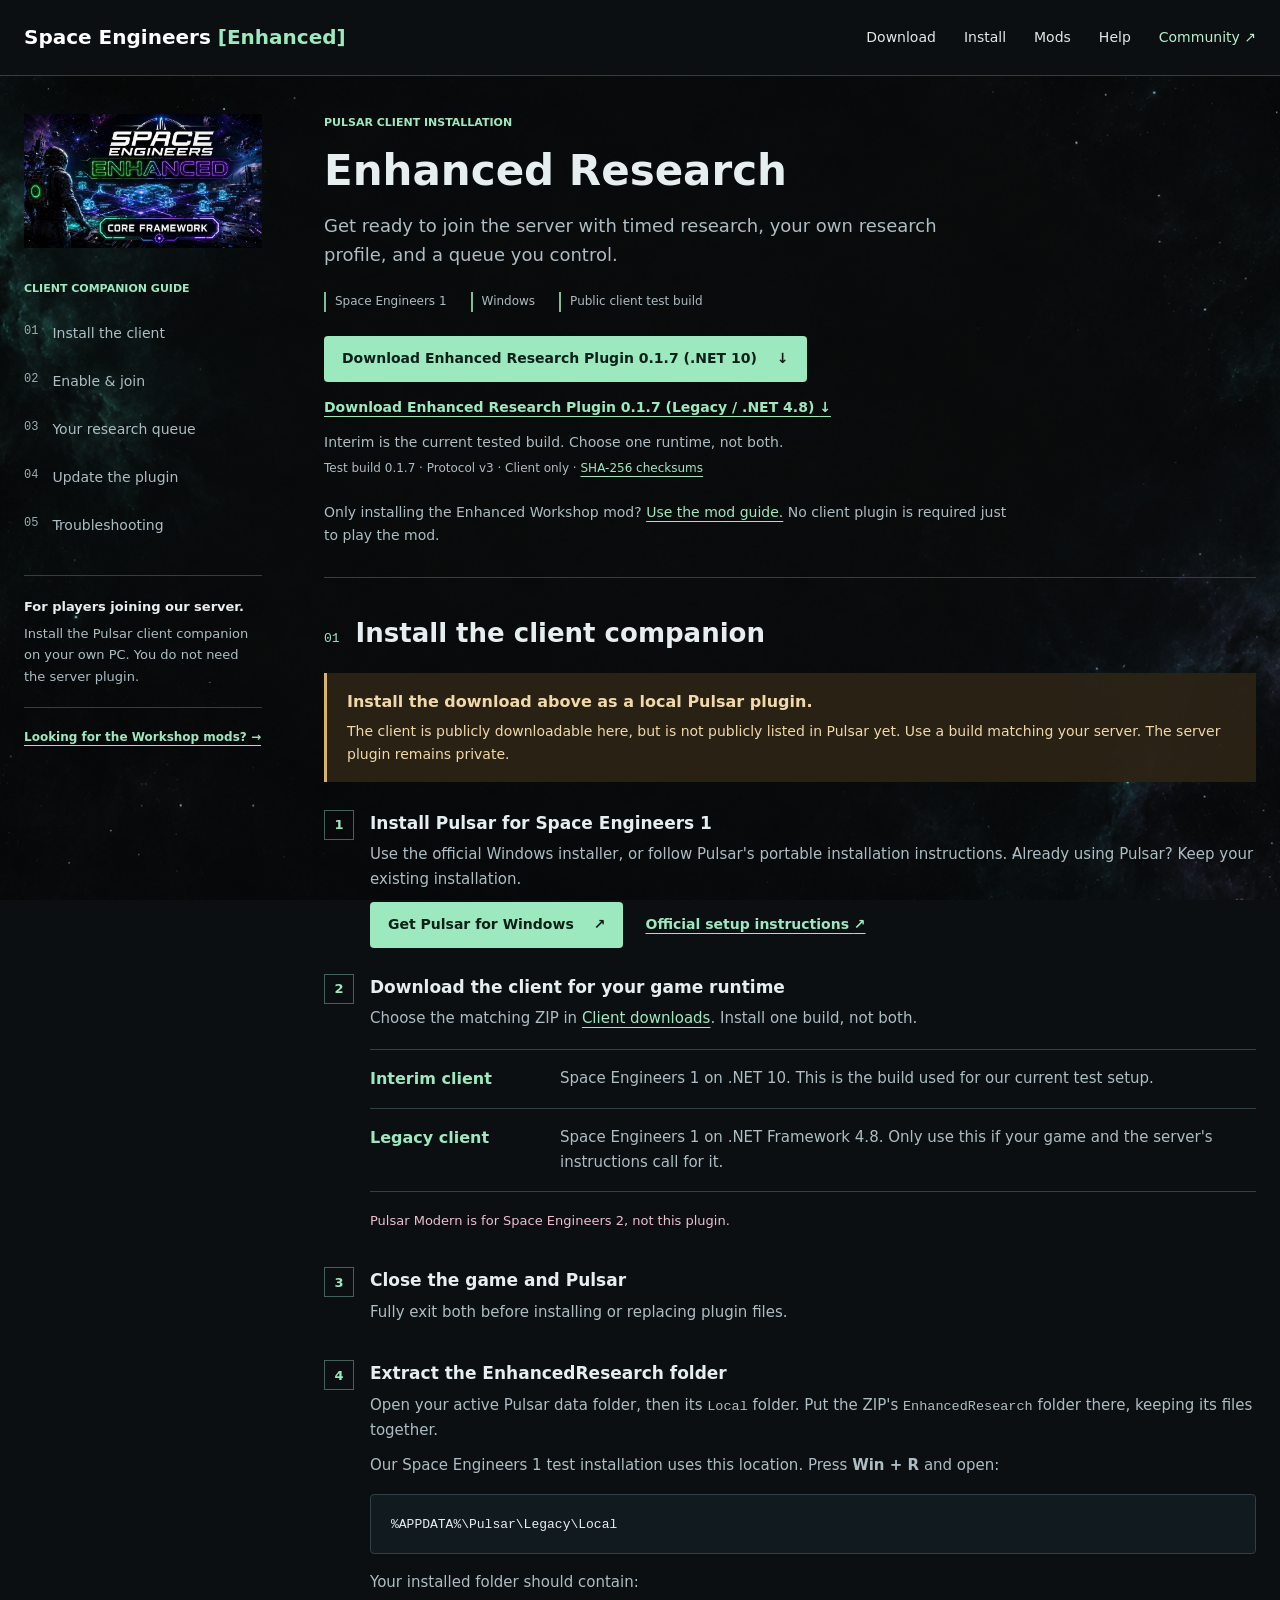
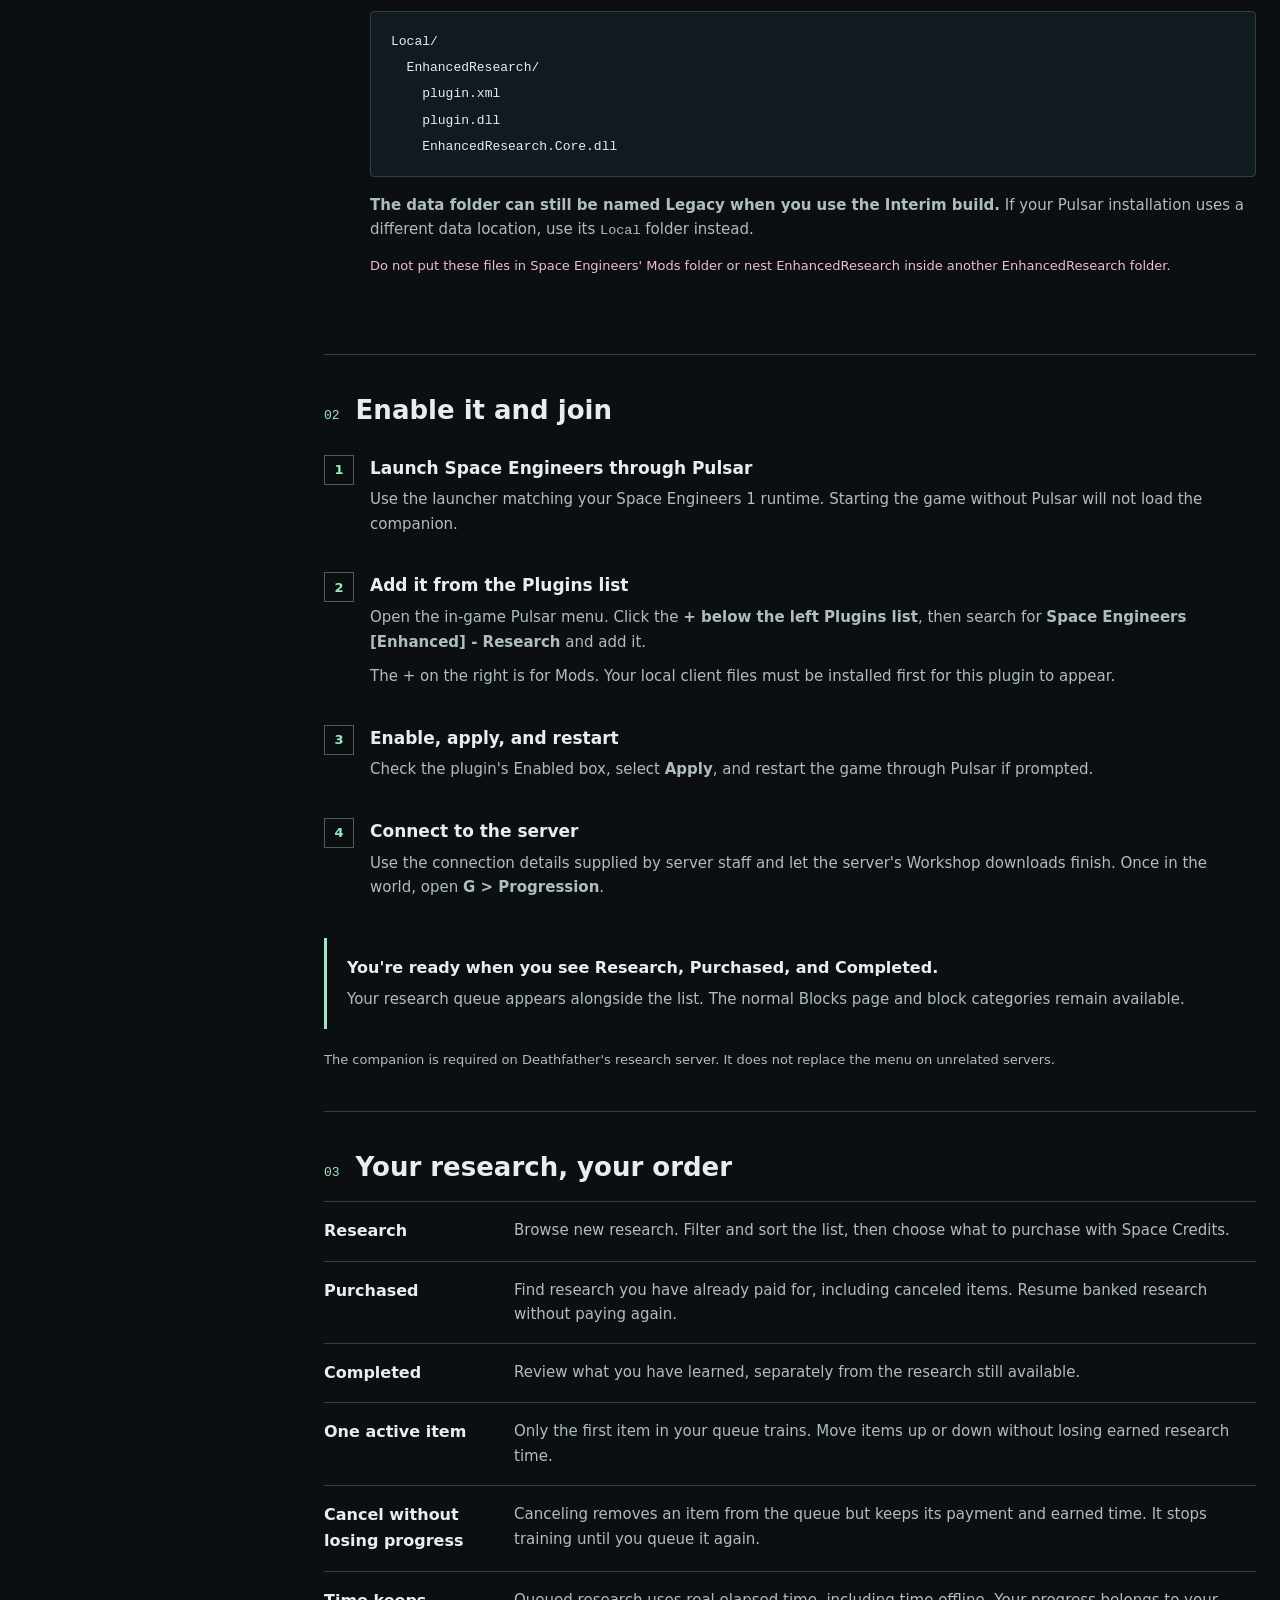
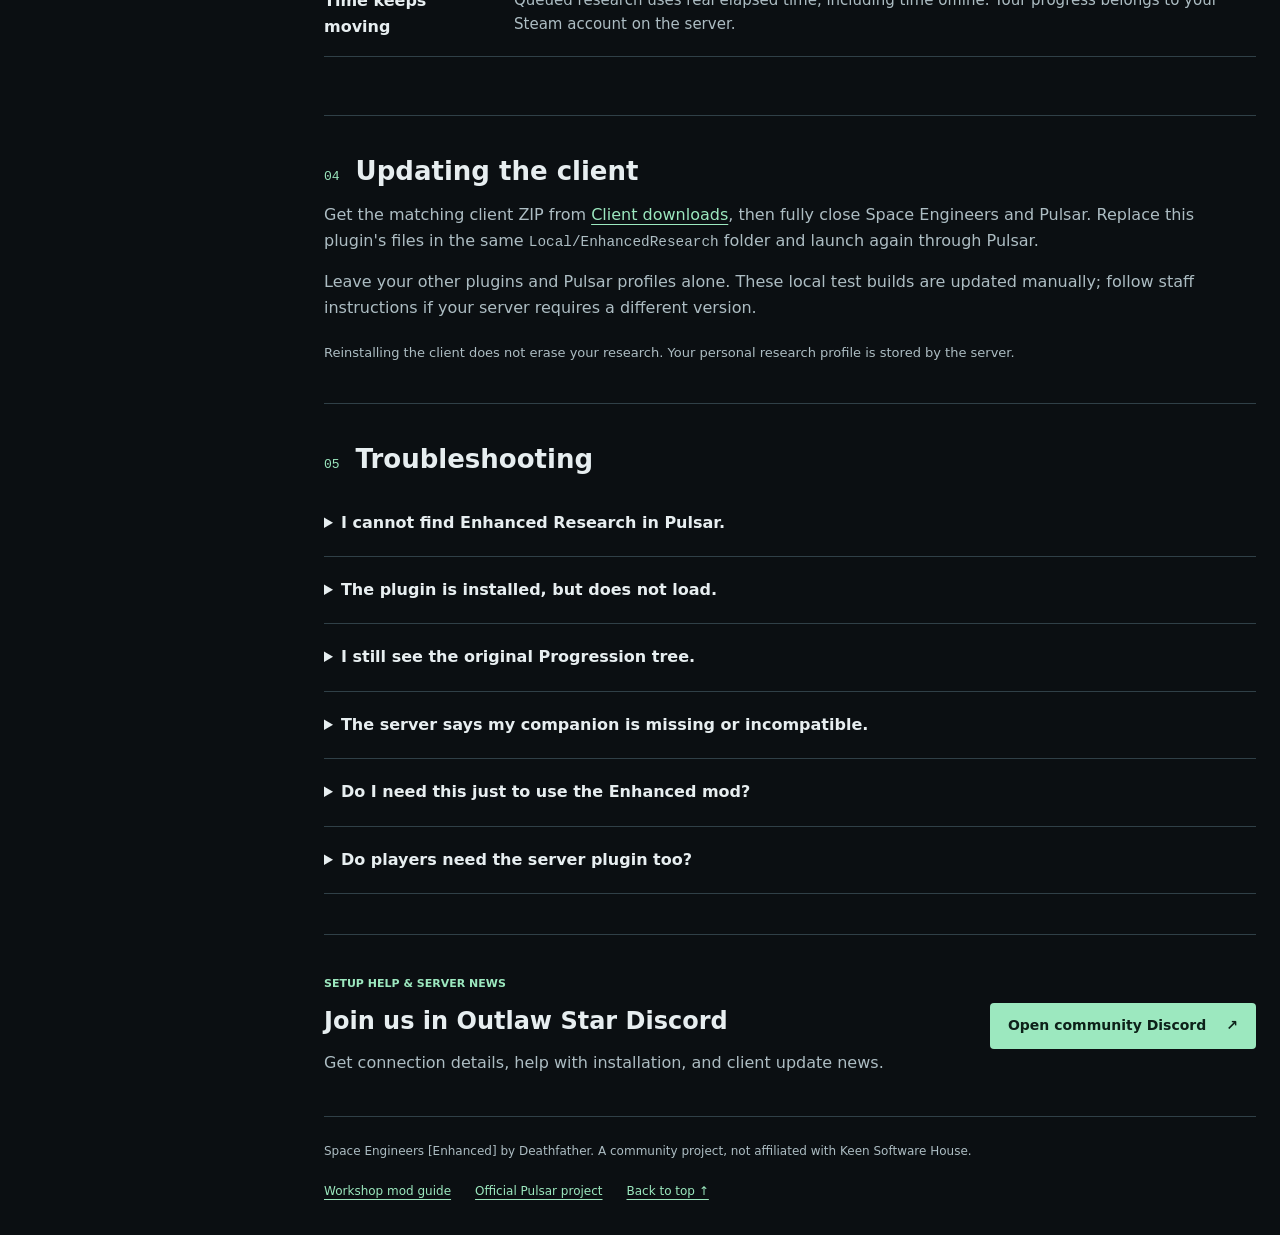
<file: docs/index.html>
<!doctype html>
<html lang="en">
<head>
  <meta charset="utf-8">
  <meta name="viewport" content="width=device-width, initial-scale=1">
  <title>Enhanced Research | Client Installation</title>
  <meta name="description" content="Install the Enhanced Research client companion with Pulsar for Space Engineers 1. Client setup, activation, updates, and troubleshooting for players.">
  <meta name="theme-color" content="#0b0f12">
  <meta property="og:title" content="Enhanced Research | Client Installation">
  <meta property="og:description" content="Get your Pulsar client companion ready for the Enhanced Research server.">
  <meta property="og:type" content="website">
  <meta property="og:url" content="https://deathfather.github.io/Space-Engineers-Enhanced/">
  <meta property="og:image" content="https://deathfather.github.io/Space-Engineers-Enhanced/assets/enhanced.jpg">
  <link rel="canonical" href="https://deathfather.github.io/Space-Engineers-Enhanced/">
  <link rel="stylesheet" href="styles.css?v=5">
</head>
<body>
  <a class="skip" href="#main">Skip to guide</a>
  <header class="site-header">
    <a class="wordmark" href="#main">Space Engineers <span>[Enhanced]</span></a>
    <nav aria-label="Main navigation">
      <a href="#downloads">Download</a><a href="#install">Install</a><a href="mods.html">Mods</a><a href="#help">Help</a>
      <a class="community-link" href="https://discord.gg/V2mS2hEQAy">Community <span aria-hidden="true">&#8599;</span></a>
    </nav>
  </header>

  <div class="page-layout">
    <aside class="sidebar" aria-label="Guide navigation">
      <a class="brand-art" href="assets/enhanced.jpg" aria-label="View Enhanced artwork">
        <img src="assets/enhanced.jpg" alt="Space Engineers Enhanced artwork" width="1672" height="941">
      </a>
      <p class="nav-label">CLIENT COMPANION GUIDE</p>
      <nav aria-label="On this page">
        <a href="#install"><span>01</span>Install the client</a>
        <a href="#activate"><span>02</span>Enable &amp; join</a>
        <a href="#research"><span>03</span>Your research queue</a>
        <a href="#updates"><span>04</span>Update the plugin</a>
        <a href="#help"><span>05</span>Troubleshooting</a>
      </nav>
      <div class="sidebar-note"><strong>For players joining our server.</strong><p>Install the Pulsar client companion on your own PC. You do not need the server plugin.</p></div>
      <a class="text-link" href="mods.html">Looking for the Workshop mods? <span aria-hidden="true">&#8594;</span></a>
    </aside>

    <main id="main">
      <div class="page-intro">
        <p class="eyebrow">PULSAR CLIENT INSTALLATION</p>
        <h1>Enhanced Research</h1>
        <p class="intro">Get ready to join the server with timed research, your own research profile, and a queue you control.</p>
        <div class="intro-meta"><span>Space Engineers 1</span><span>Windows</span><span>Public client test build</span></div>
        <div id="downloads" class="client-downloads" aria-label="Client downloads">
          <div class="install-links">
            <a class="button primary" href="downloads/EnhancedResearch-Client-Interim-0.1.7.zip" download>Download Enhanced Research Plugin 0.1.7 (.NET&nbsp;10) <span aria-hidden="true">&#8595;</span></a>
            <a class="text-link" href="downloads/EnhancedResearch-Client-Legacy-0.1.7.zip" download>Download Enhanced Research Plugin 0.1.7 (Legacy / .NET&nbsp;4.8) <span aria-hidden="true">&#8595;</span></a>
          </div>
          <p>Interim is the current tested build. Choose one runtime, not both.</p>
          <p class="download-meta">Test build 0.1.7 &middot; Protocol v3 &middot; Client only &middot; <a href="downloads/checksums.json">SHA-256 checksums</a></p>
        </div>
        <p class="guide-switch">Only installing the Enhanced Workshop mod? <a href="mods.html">Use the mod guide.</a> No client plugin is required just to play the mod.</p>
      </div>

      <section id="install" aria-labelledby="install-title">
        <div class="section-title"><span class="section-number">01</span><h2 id="install-title">Install the client companion</h2></div>
        <div class="notice"><strong>Install the download above as a local Pulsar plugin.</strong><p>The client is publicly downloadable here, but is not publicly listed in Pulsar yet. Use a build matching your server. The server plugin remains private.</p></div>
        <ol class="steps">
          <li><div><h4>Install Pulsar for Space Engineers 1</h4><p>Use the official Windows installer, or follow Pulsar's portable installation instructions. Already using Pulsar? Keep your existing installation.</p><div class="install-links"><a class="button primary" href="https://github.com/StarCpt/Pulsar-Installer/releases/latest">Get Pulsar for Windows <span aria-hidden="true">&#8599;</span></a><a class="text-link" href="https://github.com/SpaceGT/Pulsar#readme">Official setup instructions <span aria-hidden="true">&#8599;</span></a></div></div></li>
          <li><div><h4>Download the client for your game runtime</h4><p>Choose the matching ZIP in <a href="#downloads">Client downloads</a>. Install one build, not both.</p>
            <dl class="runtime-list">
              <div><dt>Interim client</dt><dd>Space Engineers 1 on .NET 10. This is the build used for our current test setup.</dd></div>
              <div><dt>Legacy client</dt><dd>Space Engineers 1 on .NET Framework 4.8. Only use this if your game and the server's instructions call for it.</dd></div>
            </dl>
            <p class="inline-note">Pulsar Modern is for Space Engineers 2, not this plugin.</p>
          </div></li>
          <li><div><h4>Close the game and Pulsar</h4><p>Fully exit both before installing or replacing plugin files.</p></div></li>
          <li><div><h4>Extract the EnhancedResearch folder</h4><p>Open your active Pulsar data folder, then its <code>Local</code> folder. Put the ZIP's <code>EnhancedResearch</code> folder there, keeping its files together.</p><p>Our Space Engineers 1 test installation uses this location. Press <strong>Win + R</strong> and open:</p>
            <pre class="folder-path"><code>%APPDATA%\Pulsar\Legacy\Local</code></pre>
            <p>Your installed folder should contain:</p>
            <pre class="file-tree"><code>Local/
  EnhancedResearch/
    plugin.xml
    plugin.dll
    EnhancedResearch.Core.dll</code></pre>
            <p><strong>The data folder can still be named Legacy when you use the Interim build.</strong> If your Pulsar installation uses a different data location, use its <code>Local</code> folder instead.</p>
            <p class="inline-note">Do not put these files in Space Engineers' Mods folder or nest EnhancedResearch inside another EnhancedResearch folder.</p>
          </div></li>
        </ol>
      </section>

      <section id="activate" aria-labelledby="activate-title">
        <div class="section-title"><span class="section-number">02</span><h2 id="activate-title">Enable it and join</h2></div>
        <ol class="steps">
          <li><div><h4>Launch Space Engineers through Pulsar</h4><p>Use the launcher matching your Space Engineers 1 runtime. Starting the game without Pulsar will not load the companion.</p></div></li>
          <li><div><h4>Add it from the Plugins list</h4><p>Open the in-game Pulsar menu. Click the <strong>+ below the left Plugins list</strong>, then search for <strong>Space Engineers [Enhanced] - Research</strong> and add it.</p><p>The + on the right is for Mods. Your local client files must be installed first for this plugin to appear.</p></div></li>
          <li><div><h4>Enable, apply, and restart</h4><p>Check the plugin's Enabled box, select <strong>Apply</strong>, and restart the game through Pulsar if prompted.</p></div></li>
          <li><div><h4>Connect to the server</h4><p>Use the connection details supplied by server staff and let the server's Workshop downloads finish. Once in the world, open <strong>G &gt; Progression</strong>.</p></div></li>
        </ol>
        <div class="success-note"><strong>You're ready when you see Research, Purchased, and Completed.</strong><p>Your research queue appears alongside the list. The normal Blocks page and block categories remain available.</p></div>
        <p class="footnote">The companion is required on Deathfather's research server. It does not replace the menu on unrelated servers.</p>
      </section>

      <section id="research" aria-labelledby="research-title">
        <div class="section-title"><span class="section-number">03</span><h2 id="research-title">Your research, your order</h2></div>
        <dl class="feature-list">
          <div><dt>Research</dt><dd>Browse new research. Filter and sort the list, then choose what to purchase with Space Credits.</dd></div>
          <div><dt>Purchased</dt><dd>Find research you have already paid for, including canceled items. Resume banked research without paying again.</dd></div>
          <div><dt>Completed</dt><dd>Review what you have learned, separately from the research still available.</dd></div>
          <div><dt>One active item</dt><dd>Only the first item in your queue trains. Move items up or down without losing earned research time.</dd></div>
          <div><dt>Cancel without losing progress</dt><dd>Canceling removes an item from the queue but keeps its payment and earned time. It stops training until you queue it again.</dd></div>
          <div><dt>Time keeps moving</dt><dd>Queued research uses real elapsed time, including time offline. Your progress belongs to your Steam account on the server.</dd></div>
        </dl>
      </section>

      <section id="updates" aria-labelledby="updates-title">
        <div class="section-title"><span class="section-number">04</span><h2 id="updates-title">Updating the client</h2></div>
        <p>Get the matching client ZIP from <a href="#downloads">Client downloads</a>, then fully close Space Engineers and Pulsar. Replace this plugin's files in the same <code>Local/EnhancedResearch</code> folder and launch again through Pulsar.</p>
        <p>Leave your other plugins and Pulsar profiles alone. These local test builds are updated manually; follow staff instructions if your server requires a different version.</p>
        <p class="footnote">Reinstalling the client does not erase your research. Your personal research profile is stored by the server.</p>
      </section>

      <section id="help" aria-labelledby="help-title">
        <div class="section-title"><span class="section-number">05</span><h2 id="help-title">Troubleshooting</h2></div>
        <details><summary>I cannot find Enhanced Research in Pulsar.</summary><div><p>Install the downloaded client package first, then restart through Pulsar. Check that <code>plugin.xml</code>, <code>plugin.dll</code>, and <code>EnhancedResearch.Core.dll</code> are directly inside your active <code>Local/EnhancedResearch</code> folder.</p><p>Click the <strong>+ below the left Plugins list</strong> and search there. This download is not a Pulsar catalog listing, so the local package must be installed before it appears.</p></div></details>
        <details><summary>The plugin is installed, but does not load.</summary><div><p>Check that you have the correct Interim or Legacy build, that it is enabled in your active Pulsar profile, and that you launched through Pulsar. Do not mix files from the two builds. Send staff the Pulsar log if it still fails.</p></div></details>
        <details><summary>I still see the original Progression tree.</summary><div><p>Confirm that you are connected to the Enhanced Research server, not a different server or a local world. Check the plugin is enabled, apply the change, and restart through Pulsar. The custom page only activates on a compatible server.</p></div></details>
        <details><summary>The server says my companion is missing or incompatible.</summary><div><p>Ask staff for the client version matching the server. Close the game, install that package, enable it in Pulsar, and reconnect. Installing only the Workshop mods does not install the companion.</p></div></details>
        <details><summary>Do I need this just to use the Enhanced mod?</summary><div><p>No. The Enhanced Workshop mod works without Pulsar or this client plugin. This installation is for players joining a server that requires the companion. The optional Workshop Research add-on uses the native tree and is a different product. See the <a href="mods.html">Workshop mod guide</a> for those options.</p></div></details>
        <details><summary>Do players need the server plugin too?</summary><div><p>No. Players only install the Pulsar client companion. The server component is managed by the server operator and is not being publicly distributed.</p></div></details>
      </section>

      <section class="community" aria-labelledby="community-title"><div><p class="eyebrow">SETUP HELP &amp; SERVER NEWS</p><h2 id="community-title">Join us in Outlaw Star Discord</h2><p>Get connection details, help with installation, and client update news.</p></div><a class="button primary" href="https://discord.gg/V2mS2hEQAy">Open community Discord <span aria-hidden="true">&#8599;</span></a></section>
      <footer><p>Space Engineers [Enhanced] by Deathfather. A community project, not affiliated with Keen Software House.</p><div><a href="mods.html">Workshop mod guide</a><a href="https://github.com/SpaceGT/Pulsar">Official Pulsar project</a><a href="#main">Back to top &#8593;</a></div></footer>
    </main>
  </div>
</body>
</html>
</file>
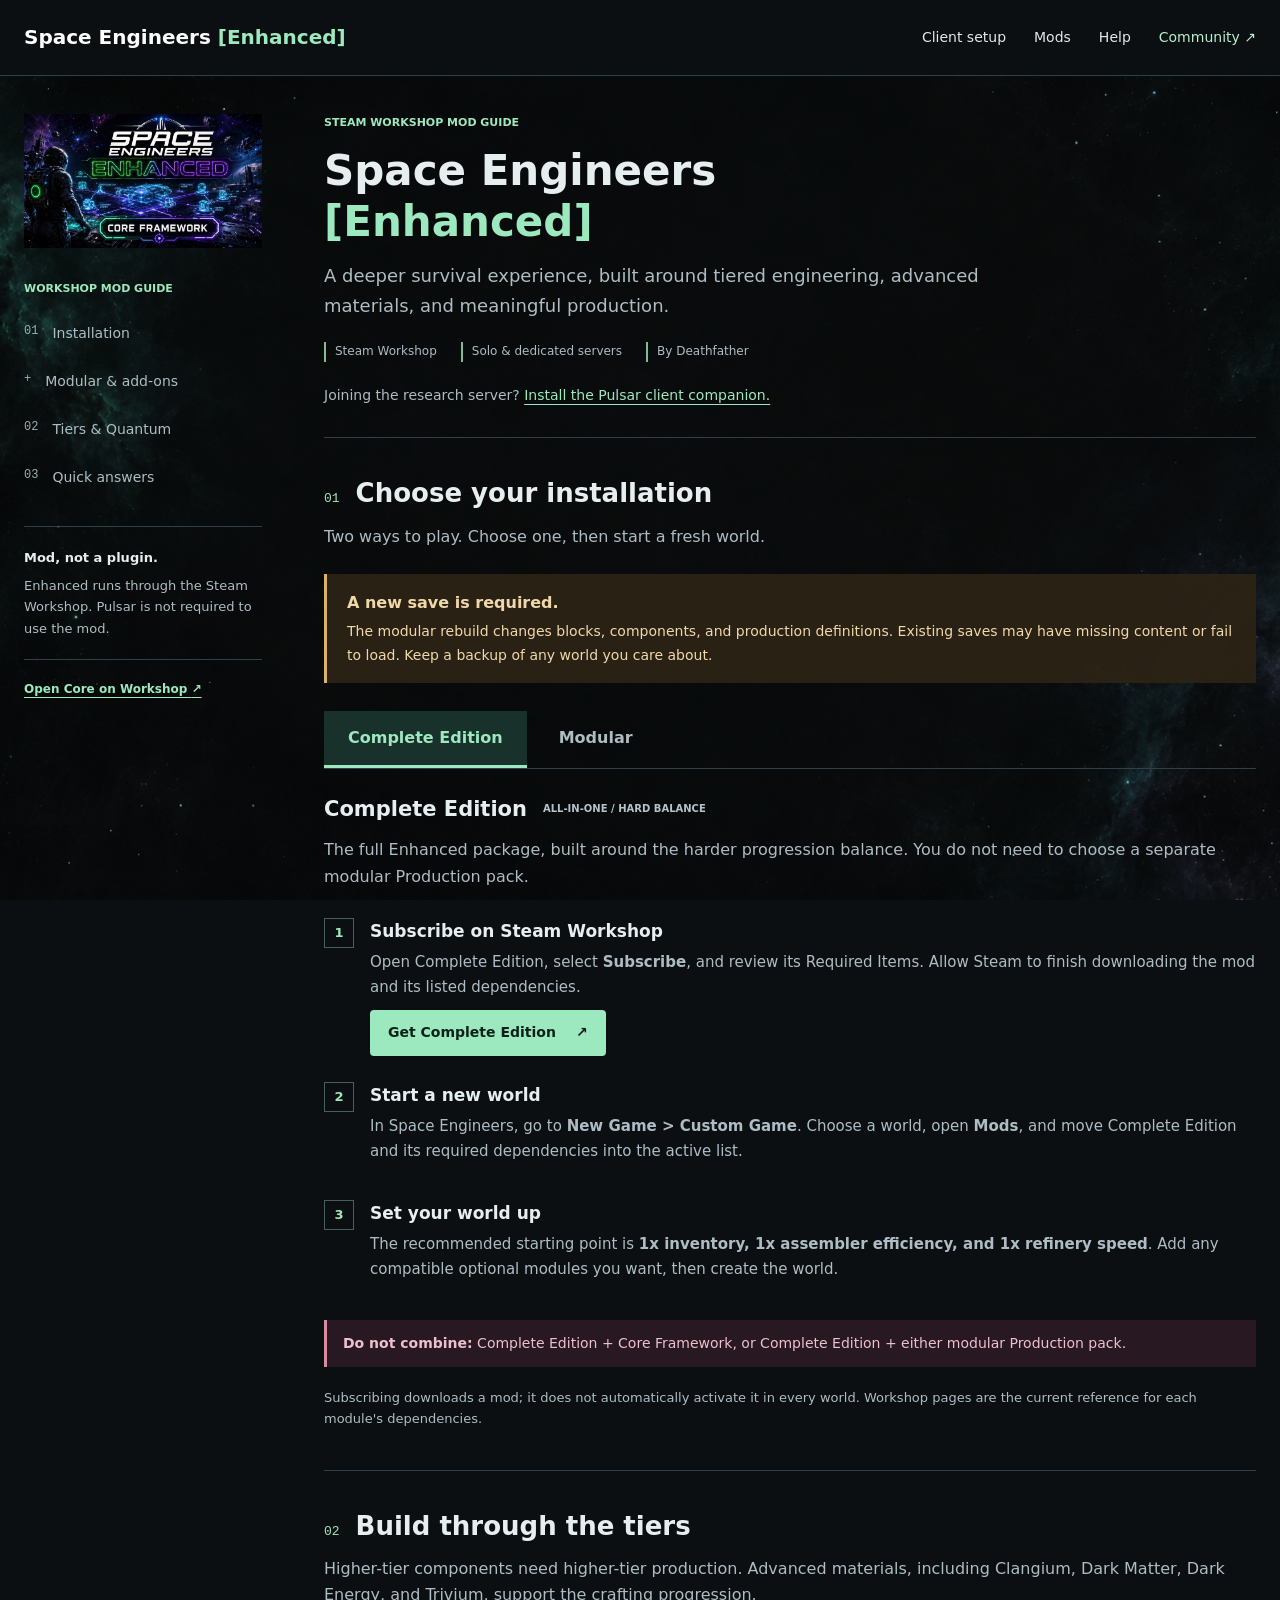
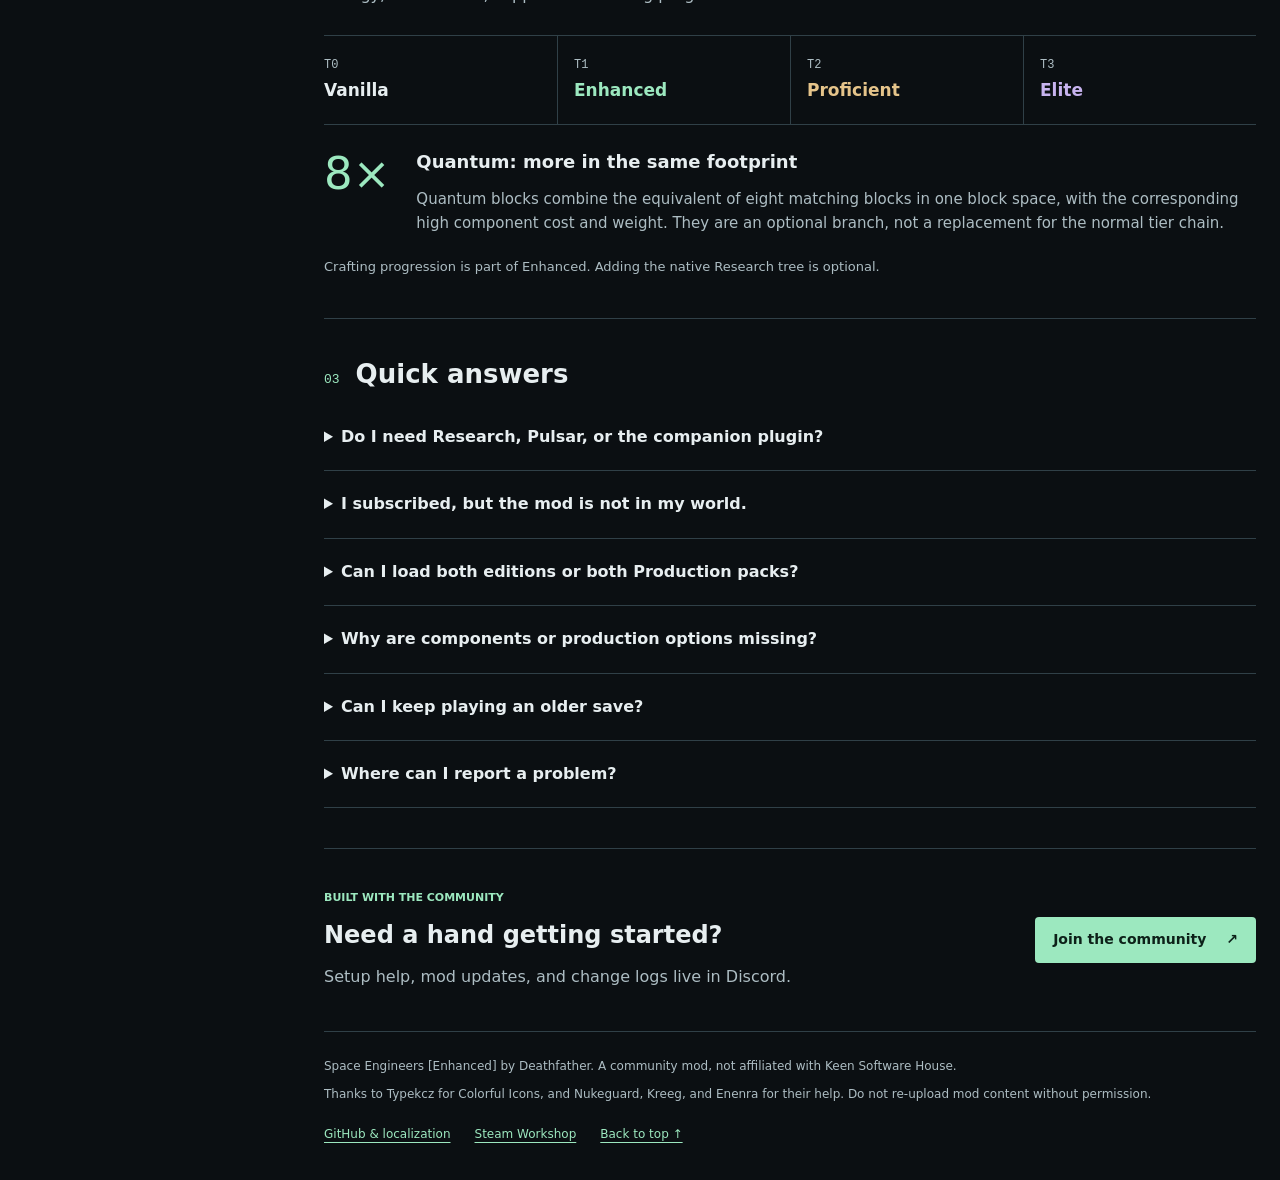
<file: docs/mods.html>
<!doctype html>
<html lang="en">
<head>
  <meta charset="utf-8">
  <meta name="viewport" content="width=device-width, initial-scale=1">
  <title>Workshop Mods | Space Engineers [Enhanced]</title>
  <meta name="description" content="Install Space Engineers Enhanced. Choose Complete or Modular, find the right production pack, and explore optional add-ons including Research.">
  <meta name="theme-color" content="#0b0f12">
  <meta property="og:title" content="Space Engineers [Enhanced]">
  <meta property="og:description" content="Your installation guide to Complete, Modular, and optional Enhanced add-ons.">
  <meta property="og:type" content="website">
  <meta property="og:url" content="https://deathfather.github.io/Space-Engineers-Enhanced/mods.html">
  <meta property="og:image" content="https://deathfather.github.io/Space-Engineers-Enhanced/assets/enhanced.jpg">
  <link rel="canonical" href="https://deathfather.github.io/Space-Engineers-Enhanced/mods.html">
  <link rel="stylesheet" href="styles.css?v=5">
  <script src="app.js" defer></script>
</head>
<body>
  <a class="skip" href="#main">Skip to guide</a>
  <header class="site-header">
    <a class="wordmark" href="index.html">Space Engineers <span>[Enhanced]</span></a>
    <nav aria-label="Main navigation">
      <a href="index.html">Client setup</a><a href="#install">Mods</a><a href="#help">Help</a>
      <a class="community-link" href="https://discord.gg/V2mS2hEQAy">Community <span aria-hidden="true">&#8599;</span></a>
    </nav>
  </header>

  <div class="page-layout">
    <aside class="sidebar" aria-label="Guide navigation">
      <a class="brand-art" href="assets/enhanced.jpg" aria-label="View Enhanced Core Framework artwork">
        <img src="assets/enhanced.jpg" alt="Space Engineers Enhanced Core Framework artwork" width="1672" height="941">
      </a>
      <p class="nav-label">WORKSHOP MOD GUIDE</p>
      <nav aria-label="On this page">
        <a href="#install"><span>01</span>Installation</a>
        <a href="#modular-panel"><span>+</span>Modular &amp; add-ons</a>
        <a href="#progression"><span>02</span>Tiers &amp; Quantum</a>
        <a href="#help"><span>03</span>Quick answers</a>
      </nav>
      <div class="sidebar-note"><strong>Mod, not a plugin.</strong><p>Enhanced runs through the Steam Workshop. Pulsar is not required to use the mod.</p></div>
      <a class="text-link" href="https://steamcommunity.com/sharedfiles/filedetails/?id=2929487237">Open Core on Workshop <span aria-hidden="true">&#8599;</span></a>
    </aside>

    <main id="main">
      <div class="page-intro">
        <p class="eyebrow">STEAM WORKSHOP MOD GUIDE</p>
        <h1>Space Engineers<br><span>[Enhanced]</span></h1>
        <p class="intro">A deeper survival experience, built around tiered engineering, advanced materials, and meaningful production.</p>
        <div class="intro-meta"><span>Steam Workshop</span><span>Solo &amp; dedicated servers</span><span>By Deathfather</span></div>
        <p class="guide-switch">Joining the research server? <a href="index.html">Install the Pulsar client companion.</a></p>
      </div>

      <section id="install" aria-labelledby="install-title">
        <div class="section-title"><span class="section-number">01</span><h2 id="install-title">Choose your installation</h2></div>
        <p>Two ways to play. Choose one, then start a fresh world.</p>
        <div class="notice warning"><strong>A new save is required.</strong><p>The modular rebuild changes blocks, components, and production definitions. Existing saves may have missing content or fail to load. Keep a backup of any world you care about.</p></div>
        <div class="edition-tabs" role="tablist" aria-label="Installation edition" hidden>
          <button type="button" id="complete-tab" role="tab" aria-controls="complete-panel" aria-selected="true">Complete Edition</button>
          <button type="button" id="modular-tab" role="tab" aria-controls="modular-panel" aria-selected="false" tabindex="-1">Modular</button>
        </div>

        <div id="complete-panel" class="edition-panel">
          <div class="edition-heading"><h3>Complete Edition</h3><span class="badge">ALL-IN-ONE / HARD BALANCE</span></div>
          <p>The full Enhanced package, built around the harder progression balance. You do not need to choose a separate modular Production pack.</p>
          <ol class="steps">
            <li><div><h4>Subscribe on Steam Workshop</h4><p>Open Complete Edition, select <strong>Subscribe</strong>, and review its Required Items. Allow Steam to finish downloading the mod and its listed dependencies.</p><a class="button primary" href="https://steamcommunity.com/sharedfiles/filedetails/?id=875707065">Get Complete Edition <span aria-hidden="true">&#8599;</span></a></div></li>
            <li><div><h4>Start a new world</h4><p>In Space Engineers, go to <strong>New Game &gt; Custom Game</strong>. Choose a world, open <strong>Mods</strong>, and move Complete Edition and its required dependencies into the active list.</p></div></li>
            <li><div><h4>Set your world up</h4><p>The recommended starting point is <strong>1x inventory, 1x assembler efficiency, and 1x refinery speed</strong>. Add any compatible optional modules you want, then create the world.</p></div></li>
          </ol>
          <p class="rule"><strong>Do not combine:</strong> Complete Edition + Core Framework, or Complete Edition + either modular Production pack.</p>
        </div>

        <div id="modular-panel" class="edition-panel">
          <div class="edition-heading"><h3>Modular</h3><span class="badge">YOUR CHOICE OF PRODUCTION BALANCE</span></div>
          <p>Start with Core, add Weapons, and choose exactly one Production pack. Optional modules are up to you.</p>
          <ol class="steps">
            <li><div><h4>Subscribe to Core and Weapons</h4><div class="package-list">
              <a href="https://steamcommunity.com/sharedfiles/filedetails/?id=2929487237"><span><strong>Core Framework (Modular)</strong><small>The foundation for your Enhanced world</small></span><span aria-hidden="true">&#8599;</span></a>
              <a href="https://steamcommunity.com/sharedfiles/filedetails/?id=2971923198"><span><strong>Weapons</strong><small>Required tiered weapons and ammunition</small></span><span aria-hidden="true">&#8599;</span></a>
            </div></div></li>
            <li><div><h4>Choose one Production pack</h4><div class="package-list">
              <a href="https://steamcommunity.com/sharedfiles/filedetails/?id=3729384881"><span><strong>Production (Normal)</strong><small>Vanilla base values, scaled through Enhanced tiers</small></span><span aria-hidden="true">&#8599;</span></a>
              <a href="https://steamcommunity.com/sharedfiles/filedetails/?id=3729371293"><span><strong>Production (Hard)</strong><small>The harder, long-time Enhanced balance</small></span><span aria-hidden="true">&#8599;</span></a>
            </div><p class="inline-note">Normal OR Hard. Never activate both.</p></div></li>
            <li><div><h4>Choose your optional add-ons</h4><p>Add as many or as few as you like. None of these is required to use the modular framework.</p>
              <div class="package-list modular-options" aria-label="Optional modular add-ons">
                <a href="https://steamcommunity.com/sharedfiles/filedetails/?id=3816389989"><span><strong>Research</strong><small>Tiered and Quantum unlocks in the native progression tree. No plugin required.</small></span><span aria-hidden="true">&#8599;</span></a>
                <a href="https://steamcommunity.com/sharedfiles/filedetails/?id=3729369375"><span><strong>Encounters</strong><small>Enhanced NPC encounters and tiered hostile content</small></span><span aria-hidden="true">&#8599;</span></a>
                <a href="https://steamcommunity.com/sharedfiles/filedetails/?id=3729348584"><span><strong>Economy</strong><small>Stores, contracts, rewards, and tiered trading</small></span><span aria-hidden="true">&#8599;</span></a>
                <a href="https://steamcommunity.com/sharedfiles/filedetails/?id=3565768630"><span><strong>HUD</strong><small>Colorized Enhanced HUD with the base game interface</small></span><span aria-hidden="true">&#8599;</span></a>
                <a href="https://steamcommunity.com/sharedfiles/filedetails/?id=3529017960"><span><strong>Planets</strong><small>Tiered planets and moons</small></span><span aria-hidden="true">&#8599;</span></a>
                <a href="https://steamcommunity.com/sharedfiles/filedetails/?id=2959206472"><span><strong>Spacesuits</strong><small>Rebalanced and tiered engineer suits</small></span><span aria-hidden="true">&#8599;</span></a>
                <a href="https://steamcommunity.com/sharedfiles/filedetails/?id=2958984047"><span><strong>Icons</strong><small>Custom icons for Enhanced items, components, and resources</small></span><span aria-hidden="true">&#8599;</span></a>
                <a href="https://steamcommunity.com/sharedfiles/filedetails/?id=2943852680"><span><strong>Voxel Textures</strong><small>Remastered planets, moons, asteroids, and ores</small></span><span aria-hidden="true">&#8599;</span></a>
                <a href="https://steamcommunity.com/sharedfiles/filedetails/?id=2677442593"><span><strong>SkyBox</strong><small>The Enhanced skybox and darker space atmosphere</small></span><span aria-hidden="true">&#8599;</span></a>
              </div>
            </div></li>
            <li><div><h4>Activate the mods in a fresh world</h4><p>Let Steam finish downloading. Open <strong>New Game &gt; Custom Game &gt; Mods</strong>, and activate Core, Weapons, your chosen Production pack, any optional add-ons, and their required dependencies.</p></div></li>
            <li><div><h4>Set your world up and start playing</h4><p>Start with <strong>1x inventory, 1x assembler efficiency, and 1x refinery speed</strong> for the intended balance. If you added Research, enable the world's <strong>Progression</strong> setting to use its unlocks. Then create the world.</p></div></li>
          </ol>
          <p class="rule"><strong>Do not combine:</strong> Modular + Complete Edition, or Production (Normal) + Production (Hard).</p>
        </div>
        <p class="footnote">Subscribing downloads a mod; it does not automatically activate it in every world. Workshop pages are the current reference for each module's dependencies.</p>
      </section>

      <section id="progression" aria-labelledby="progression-title">
        <div class="section-title"><span class="section-number">02</span><h2 id="progression-title">Build through the tiers</h2></div>
        <p>Higher-tier components need higher-tier production. Advanced materials, including Clangium, Dark Matter, Dark Energy, and Trivium, support the crafting progression.</p>
        <ol class="tier-track" aria-label="Enhanced block tiers"><li><span>T0</span><strong>Vanilla</strong></li><li><span>T1</span><strong>Enhanced</strong></li><li><span>T2</span><strong>Proficient</strong></li><li><span>T3</span><strong>Elite</strong></li></ol>
        <div class="quantum-copy"><span class="quantum-mark" aria-hidden="true">8&times;</span><div><h3>Quantum: more in the same footprint</h3><p>Quantum blocks combine the equivalent of eight matching blocks in one block space, with the corresponding high component cost and weight. They are an optional branch, not a replacement for the normal tier chain.</p></div></div>
        <p class="footnote">Crafting progression is part of Enhanced. Adding the native Research tree is optional.</p>
      </section>

      <section id="help" aria-labelledby="help-title">
        <div class="section-title"><span class="section-number">03</span><h2 id="help-title">Quick answers</h2></div>
        <details><summary>Do I need Research, Pulsar, or the companion plugin?</summary><div><p>No, not to use Space Engineers [Enhanced]. The Research Workshop add-on listed under Modular is optional and uses the native game tree. Deathfather's server separately requires its <a href="index.html">research client companion</a>. These are not the same installation.</p></div></details>
        <details><summary>I subscribed, but the mod is not in my world.</summary><div><p>Wait for Steam Downloads to finish, then activate the subscribed mods in the world's Mods list. Subscription alone does not enable a mod. For this Enhanced version, create a fresh world instead of converting a valuable existing save.</p></div></details>
        <details><summary>Can I load both editions or both Production packs?</summary><div><p>No. Choose Complete OR Modular. If you choose Modular, load Core, Weapons, and exactly one Production pack: Normal OR Hard.</p></div></details>
        <details><summary>Why are components or production options missing?</summary><div><p>For Modular, verify that Weapons and one Production pack are active, along with their listed dependencies. Confirm that Complete Edition is not also active. Restart after downloads finish, and test the setup in a fresh world.</p></div></details>
        <details><summary>Can I keep playing an older save?</summary><div><p>This modular rebuild requires a new save. Keep your old world backed up with its matching mod setup; adding or removing definitions can break existing blocks and production.</p></div></details>
        <details><summary>Where can I report a problem?</summary><div><p>Use the <a href="https://discord.gg/V2mS2hEQAy">community Discord</a> or the relevant Workshop discussion. Include your edition, Production pack, active mod list, game version, a screenshot, and the relevant error log. For a server issue, include the Torch or dedicated server log excerpt.</p></div></details>
      </section>

      <section class="community" aria-labelledby="community-title"><div><p class="eyebrow">BUILT WITH THE COMMUNITY</p><h2 id="community-title">Need a hand getting started?</h2><p>Setup help, mod updates, and change logs live in Discord.</p></div><a class="button primary" href="https://discord.gg/V2mS2hEQAy">Join the community <span aria-hidden="true">&#8599;</span></a></section>
      <footer><p>Space Engineers [Enhanced] by Deathfather. A community mod, not affiliated with Keen Software House.</p><p>Thanks to Typekcz for Colorful Icons, and Nukeguard, Kreeg, and Enenra for their help. Do not re-upload mod content without permission.</p><div><a href="https://github.com/Deathfather/Space-Engineers-Enhanced">GitHub &amp; localization</a><a href="https://steamcommunity.com/sharedfiles/filedetails/?id=2929487237">Steam Workshop</a><a href="#main">Back to top &#8593;</a></div></footer>
    </main>
  </div>
</body>
</html>
</file>
<file: docs/styles.css>
:root {
  font-family: "Segoe UI", system-ui, sans-serif;
  color: #e7eef0;
  background: #0b0f12;
  color-scheme: dark;
  font-synthesis: none;
  --ink: #e7eef0;
  --muted: #adbdc3;
  --line: #304047;
  --green: #9ce8bf;
  --mint: #b6efcc;
}
* { box-sizing: border-box; letter-spacing: 0; }
html { scroll-behavior: smooth; scroll-padding-top: 98px; }
body { margin: 0; font-size: 16px; line-height: 1.65; position: relative; isolation: isolate; }
body::before { content: ""; position: fixed; inset: 0; z-index: -1; pointer-events: none; background: #0b0f12 url('assets/space-background.png') center / cover no-repeat; opacity: .8; }
button, input { font: inherit; }
button, a { -webkit-tap-highlight-color: transparent; }
a { color: var(--green); text-underline-offset: 4px; }
a:hover { color: #dcffed; }
:focus-visible { outline: 3px solid #eac486; outline-offset: 4px; }
img { display: block; max-width: 100%; height: auto; }
button { cursor: pointer; }
[hidden] { display: none !important; }
h1, h2, h3, h4, p { margin: 0 0 14px; }
h1, h2, h3, h4 { line-height: 1.2; }
h1 { font-size: 42px; font-weight: 720; }
h1 span { color: var(--green); }
h2 { font-size: 26px; font-weight: 650; }
h3 { font-size: 21px; font-weight: 650; }
h4 { font-size: 17px; font-weight: 650; }
strong { font-weight: 650; }
.skip { position: fixed; top: -80px; left: 20px; z-index: 100; padding: 12px 20px; background: #141d22; }
.skip:focus { top: 10px; }
.site-header { position: sticky; top: 0; z-index: 10; min-height: 76px; padding: 14px max(24px, calc((100% - 1320px) / 2)); background: #0b0f12; border-bottom: 1px solid var(--line); color: white; display: flex; align-items: center; justify-content: space-between; gap: 20px; }
.wordmark { color: white; font-size: 20px; font-weight: 800; text-decoration: none; line-height: 1.25; }
.wordmark span { color: var(--green); }
.wordmark:hover { color: var(--mint); }
.site-header nav { display: flex; gap: 28px; align-items: center; }
.site-header nav a { color: #e2e9e4; text-decoration: none; font-size: 14px; }
.site-header nav a:hover { color: var(--mint); text-decoration: underline; }
.site-header .community-link { color: var(--mint); }
.page-layout { max-width: 1320px; margin: auto; display: grid; grid-template-columns: 238px minmax(0, 1fr); gap: 62px; padding: 38px 24px 0; }
.sidebar { align-self: start; position: sticky; top: 110px; }
.brand-art { display: block; margin-bottom: 32px; }
.brand-art img { width: 100%; aspect-ratio: 1672 / 941; }
.nav-label, .eyebrow { font-size: 11px; font-weight: 750; color: var(--green); }
.sidebar nav { display: grid; gap: 4px; }
.sidebar nav a { display: flex; gap: 14px; padding: 10px 0; color: var(--muted); font-size: 14px; text-decoration: none; border-bottom: 1px solid transparent; }
.sidebar nav a:hover { color: var(--green); border-color: var(--line); }
.sidebar nav a span { color: #9aaeb6; font-family: ui-monospace, monospace; font-size: 12px; }
.sidebar-note { margin-top: 26px; padding: 20px 0; border-top: 1px solid var(--line); border-bottom: 1px solid var(--line); font-size: 13px; }
.sidebar-note p { margin: 6px 0 0; color: var(--muted); }
.sidebar > .text-link { display: inline-block; font-size: 12px; margin-top: 20px; }
main { min-width: 0; }
.page-intro { padding: 0 0 30px; border-bottom: 1px solid var(--line); }
.intro { max-width: 670px; font-size: 18px; color: var(--muted); }
.intro-meta { display: flex; flex-wrap: wrap; gap: 10px 24px; margin-top: 22px; font-size: 12px; color: var(--muted); }
.intro-meta span { border-left: 2px solid #81bc96; padding-left: 9px; }
.guide-switch { margin: 22px 0 0; font-size: 14px; color: var(--muted); max-width: 690px; }
.install-links { display: flex; align-items: center; flex-wrap: wrap; gap: 14px 22px; }
.client-downloads { margin-top: 24px; }
.client-downloads > p { margin: 12px 0 0; color: var(--muted); font-size: 14px; }
.client-downloads .download-meta { margin-top: 5px; font-size: 12px; }
code { font-family: ui-monospace, Consolas, monospace; font-size: .9em; overflow-wrap: anywhere; }
pre { padding: 16px 20px; background: #111a1e; border: 1px solid var(--line); border-radius: 4px; white-space: pre-wrap; overflow-wrap: anywhere; }
pre code { font-size: 13px; }
.runtime-list, .feature-list { margin: 18px 0; border-top: 1px solid var(--line); }
.runtime-list > div, .feature-list > div { display: grid; grid-template-columns: 170px minmax(0, 1fr); gap: 20px; padding: 16px 0; border-bottom: 1px solid var(--line); }
dt { font-weight: 650; }
dd { margin: 0; font-size: 15px; color: var(--muted); }
.runtime-list dt { color: var(--green); }
.success-note { padding: 17px 0 17px 20px; border-left: 3px solid var(--green); }
.success-note p { margin: 6px 0 0; color: var(--muted); font-size: 15px; }
section { padding: 40px 0; border-bottom: 1px solid var(--line); }
.section-title { display: flex; gap: 16px; align-items: baseline; margin-bottom: 14px; }
.section-title h2 { margin: 0; }
.section-number { font-family: ui-monospace, monospace; font-size: 13px; color: var(--green); }
section > p { color: var(--muted); }
.notice { padding: 16px 20px; margin: 24px 0; border-left: 3px solid #d9b36e; background: rgba(44,36,22,.94); color: #f1d8ab; }
.notice p { margin: 4px 0 0; font-size: 14px; }
.edition-tabs { display: flex; border-bottom: 1px solid var(--line); margin: 28px 0 0; gap: 8px; }
.edition-tabs button { border: 0; border-bottom: 3px solid transparent; padding: 14px 24px; background: transparent; color: var(--muted); font-weight: 650; }
.edition-tabs button[aria-selected="true"] { color: var(--green); border-bottom-color: var(--green); background: #19312b; }
.edition-tabs button:hover { background: #172720; }
.edition-panel { padding-top: 28px; }
.edition-heading { display: flex; flex-wrap: wrap; align-items: center; gap: 10px 16px; margin-bottom: 15px; }
.edition-heading h3 { margin: 0; }
.badge { font-size: 10px; font-weight: 700; color: #b6c3c9; }
.edition-panel > p { color: var(--muted); }
.steps { list-style: none; counter-reset: step; padding: 0; margin: 28px 0; }
.steps > li { display: grid; grid-template-columns: 28px minmax(0, 1fr); gap: 18px; padding-bottom: 26px; }
.steps > li:last-child { padding-bottom: 0; }
.steps > li::before { counter-increment: step; content: counter(step); display: grid; place-items: center; width: 28px; height: 28px; border: 1px solid #46615a; color: var(--green); font-size: 13px; font-weight: 750; }
.steps h4 { margin: 3px 0 9px; }
.steps p { color: var(--muted); margin-bottom: 10px; font-size: 15px; }
.button { display: inline-flex; align-items: center; justify-content: space-between; gap: 20px; padding: 11px 18px; min-height: 46px; text-decoration: none; border-radius: 4px; font-size: 14px; font-weight: 650; }
.button.primary { color: #0d2119; background: var(--green); }
.button.primary:hover { color: #0d2119; background: #c2f9dc; }
.button span { flex: none; }
.rule { border-left: 3px solid #d98c9f; padding: 12px 16px; background: rgba(43,26,35,.94); font-size: 14px; }
.edition-panel .rule { color: #edc0cd; }
.footnote { font-size: 13px; color: var(--muted); margin: 20px 0 0; }
.package-list { border-top: 1px solid var(--line); }
.package-list a { display: flex; align-items: center; justify-content: space-between; gap: 18px; padding: 13px 0; border-bottom: 1px solid var(--line); text-decoration: none; }
.package-list a:hover strong { text-decoration: underline; }
.package-list small { display: block; font-size: 13px; color: var(--muted); }
.steps .inline-note { margin-top: 12px; color: #edc0cd; font-size: 13px; }
.modular-options a { gap: 16px; }
.modular-options a > span:first-child { min-width: 0; }
.tier-track { list-style: none; padding: 0; margin: 26px 0; display: grid; grid-template-columns: repeat(4, minmax(0, 1fr)); border-block: 1px solid var(--line); }
.tier-track li { padding: 20px 16px; border-left: 1px solid var(--line); }
.tier-track li:first-child { border-left: 0; padding-left: 0; }
.tier-track span { display: block; color: var(--muted); font-size: 12px; font-family: ui-monospace, monospace; }
.tier-track strong { font-size: 17px; }
.tier-track li:nth-child(2) strong { color: var(--green); }
.tier-track li:nth-child(3) strong { color: #e5c48a; }
.tier-track li:nth-child(4) strong { color: #c7b3ee; }
.quantum-copy { display: flex; gap: 26px; align-items: flex-start; }
.quantum-mark { color: var(--green); font-size: 45px; line-height: 1; flex: none; }
.quantum-copy h3 { font-size: 18px; }
.quantum-copy p { font-size: 15px; color: var(--muted); margin: 0; }
.text-link { font-weight: 600; font-size: 14px; }
details { border-bottom: 1px solid var(--line); }
summary { padding: 20px 0; font-weight: 600; cursor: pointer; }
summary:hover { color: var(--green); }
details > div { padding-bottom: 18px; color: var(--muted); font-size: 15px; }
details > div > :last-child { margin-bottom: 0; }
details ol { padding-left: 23px; }
details li { padding-left: 4px; margin-bottom: 8px; }
.community { display: flex; flex-wrap: wrap; align-items: center; justify-content: space-between; gap: 22px; border: 0; }
.community h2 { font-size: 24px; }
.community p:last-child { color: var(--muted); margin-bottom: 0; }
footer { padding: 25px 0 36px; border-top: 1px solid var(--line); color: var(--muted); font-size: 12px; }
footer > p { margin-bottom: 9px; }
footer > div { display: flex; flex-wrap: wrap; gap: 12px 24px; margin-top: 20px; }
@media (min-width: 1700px) { .page-layout { gap: 82px; } }
@media (max-width: 1050px) { .page-layout { grid-template-columns: 195px minmax(0, 1fr); gap: 32px; } }
@media (max-width: 800px) { .sidebar { display: none; } .page-layout { display: block; padding-top: 26px; } .page-intro { background-image: url('assets/enhanced.jpg'); background-repeat: no-repeat; background-size: 160px auto; background-position: right top; } .page-intro h1 { padding-top: 103px; } .page-intro .eyebrow { max-width: 145px; min-height: 27px; } }
@media (max-width: 800px) { .site-header { flex-direction: column; align-items: flex-start; gap: 10px; } html { scroll-padding-top: 115px; } }
@media (max-width: 520px) {
  html { scroll-padding-top: 115px; }
  body::before { background-position: 88% center; opacity: .55; }
  .site-header { padding: 14px 18px; gap: 12px; }
  .wordmark { font-size: 16px; }
  .site-header nav { gap: 14px; }
  .site-header nav a { font-size: 13px; }
  .site-header nav .community-link { display: none; }
  .page-layout { padding-inline: 20px; }
  h1 { font-size: 32px; }
  h2 { font-size: 23px; }
  .intro { font-size: 16px; }
  .intro-meta { gap: 8px 14px; }
  section { padding-block: 30px; }
  .section-title { gap: 12px; }
  .edition-tabs button { flex: 1; padding: 13px 9px; font-size: 14px; }
  .edition-heading h3 { font-size: 20px; }
  .steps > li { gap: 13px; }
  .notice { padding: 14px 16px; }
  .runtime-list > div, .feature-list > div { grid-template-columns: 1fr; gap: 6px; }
  pre { padding: 14px 12px; }
  .tier-track { grid-template-columns: repeat(2, minmax(0, 1fr)); }
  .tier-track li:nth-child(3) { padding-left: 0; border-left: 0; }
  .tier-track li:nth-child(n+3) { border-top: 1px solid var(--line); }
  .quantum-copy { gap: 16px; }
  .quantum-mark { font-size: 36px; }
}
@media (prefers-reduced-motion: reduce) { html { scroll-behavior: auto; } }
</file>
